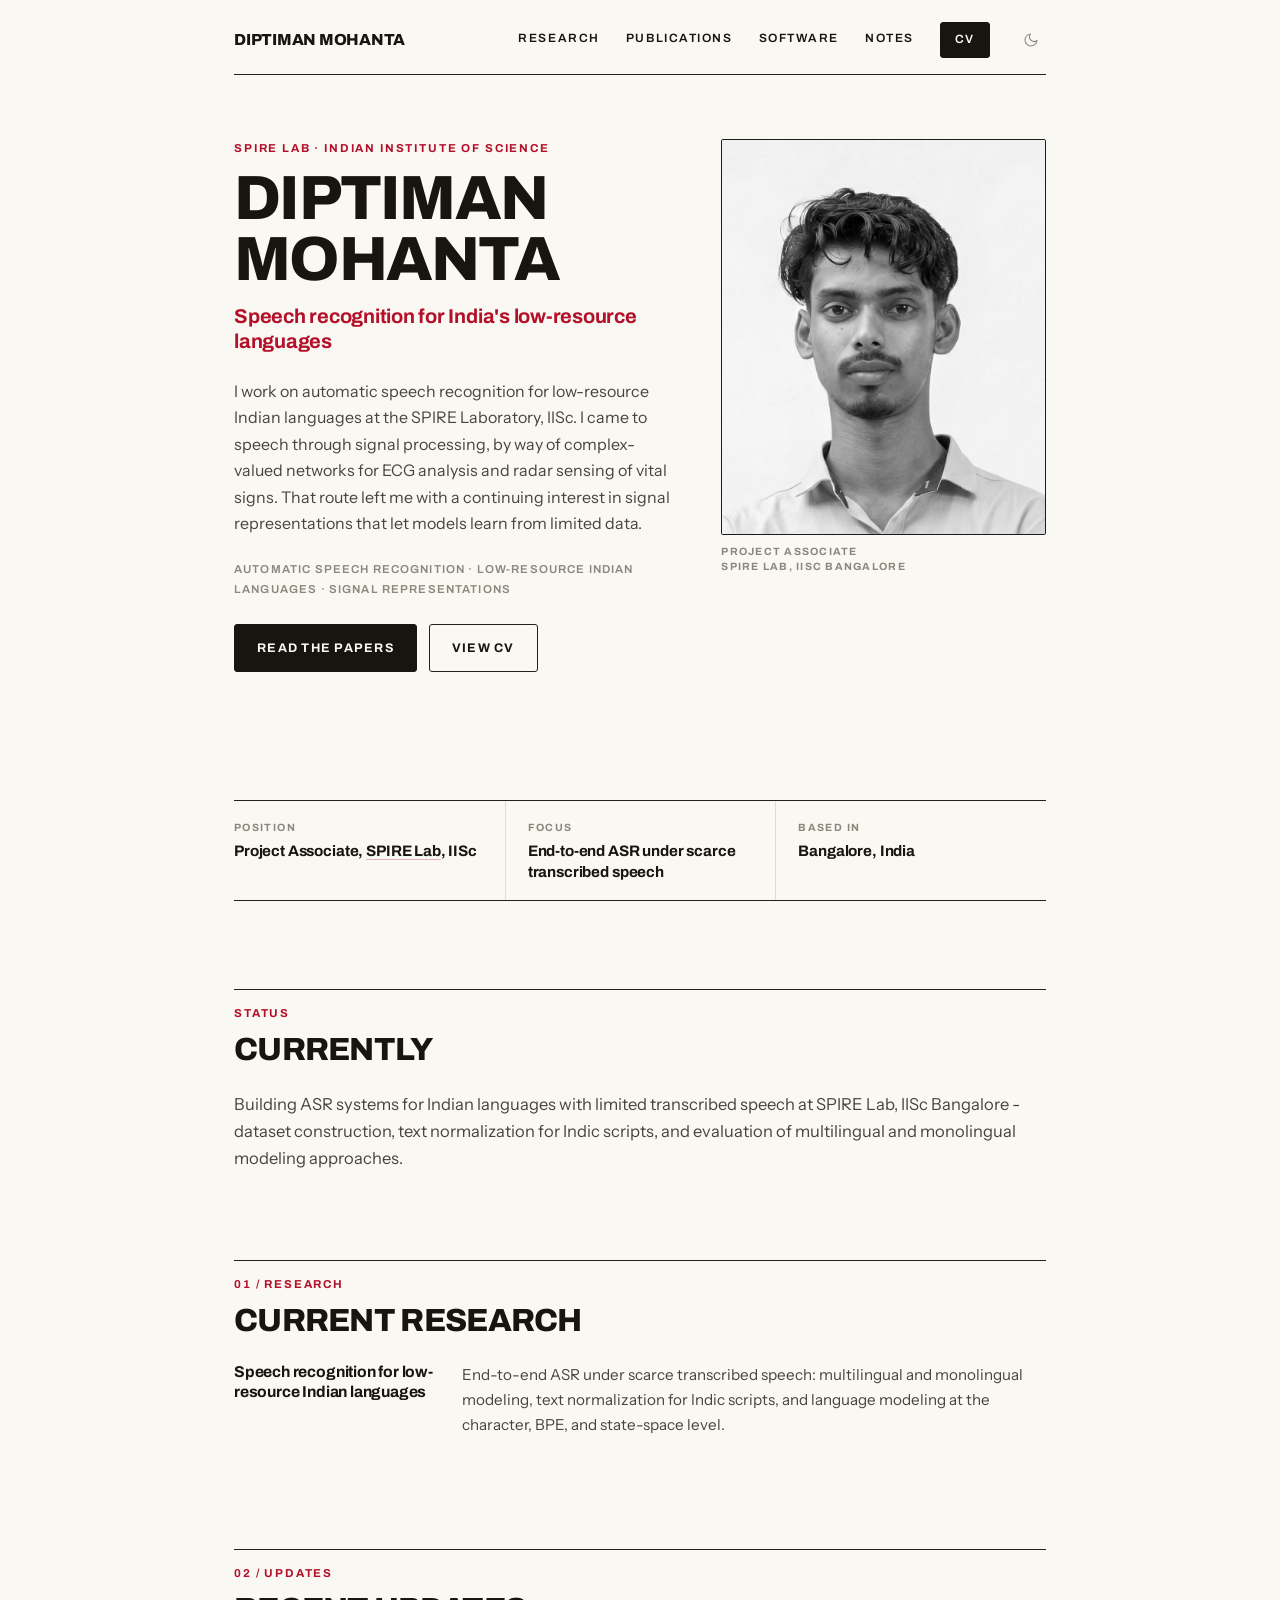
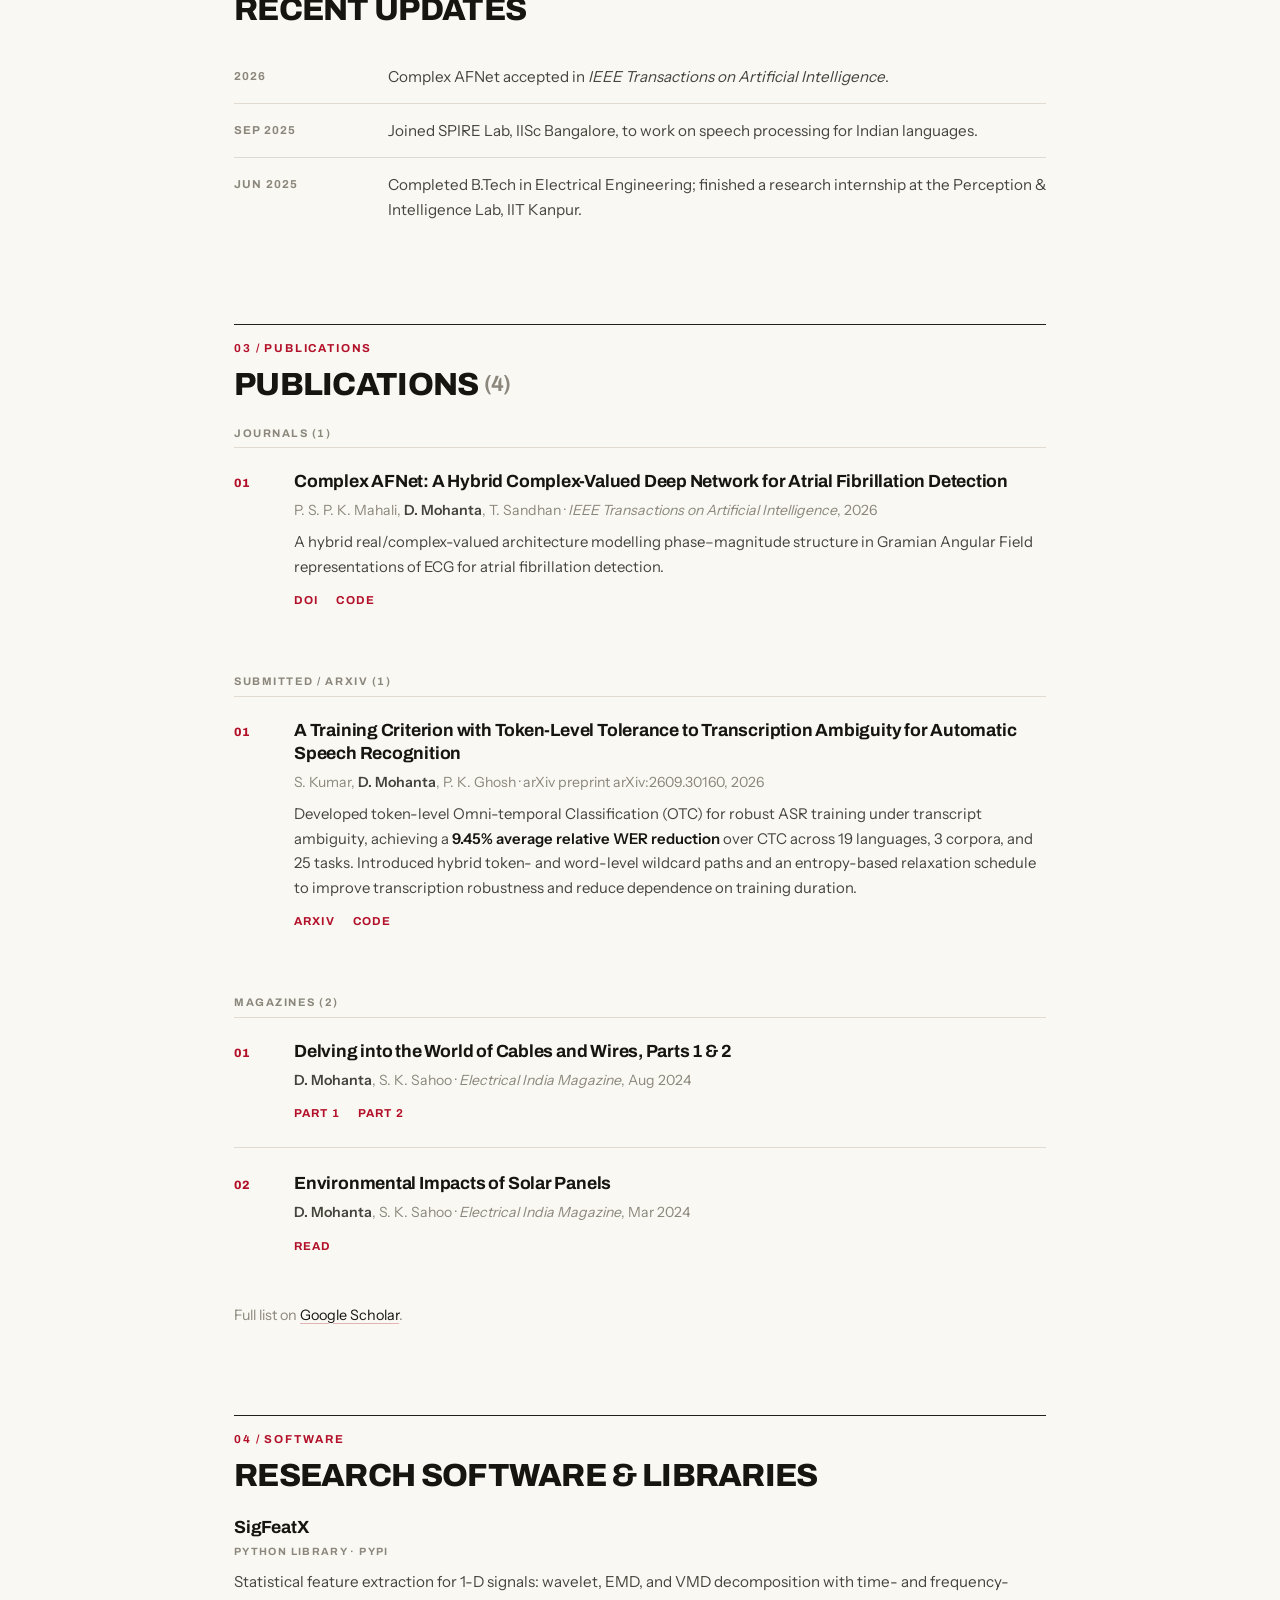
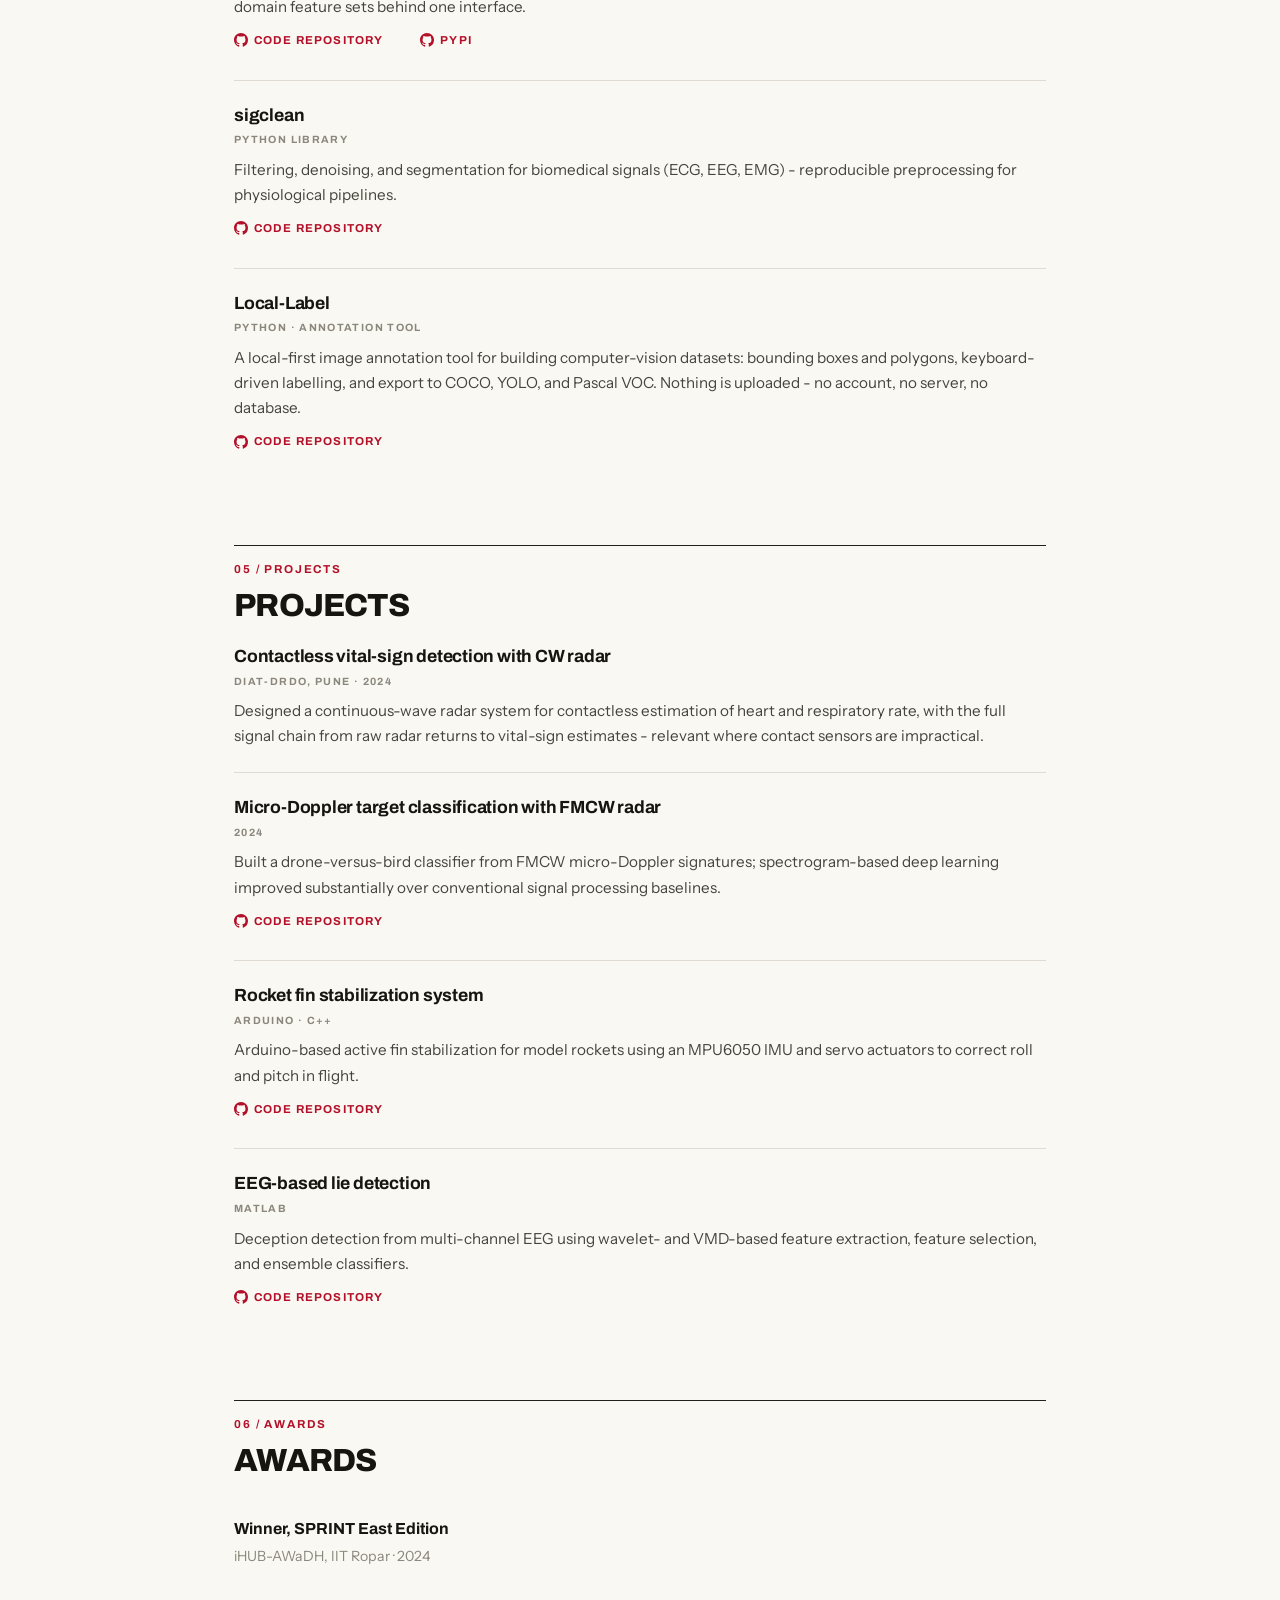
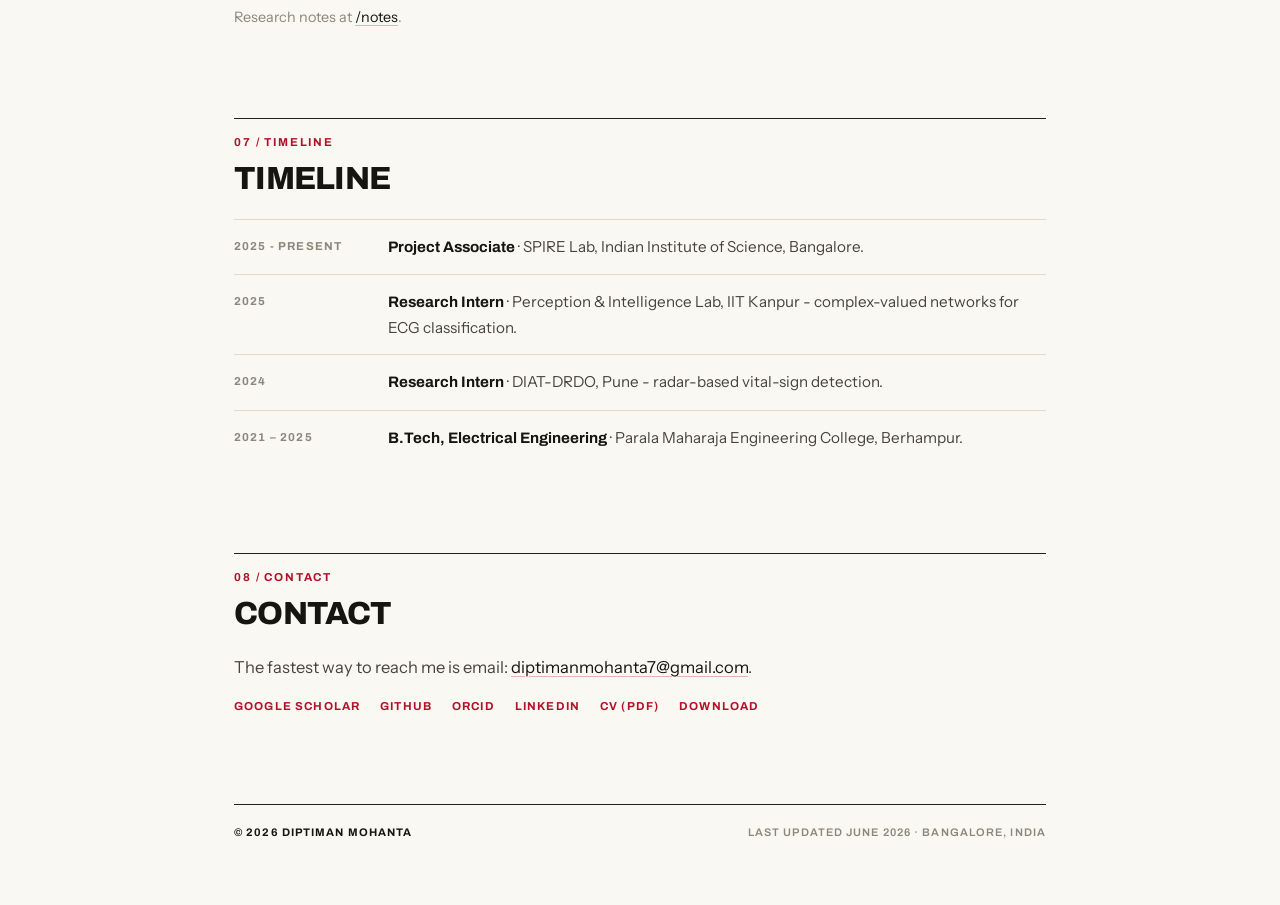
<file: index.html>
<!DOCTYPE html>
<html lang="en">
<head>
<meta charset="UTF-8">
<meta name="viewport" content="width=device-width, initial-scale=1.0">
<title>Diptiman Mohanta - Speech Recognition Researcher, SPIRE Lab, IISc</title>
<meta name="description" content="Researcher at SPIRE Lab, IISc Bangalore, working on automatic speech recognition for low-resource Indian languages. Earlier work in biomedical signal processing, complex-valued deep learning, and radar sensing.">
<meta name="theme-color" content="#FFFFFF" media="(prefers-color-scheme: light)">
<meta name="theme-color" content="#0F1417" media="(prefers-color-scheme: dark)">
<link rel="canonical" href="https://diptiman-mohanta.github.io/">
<meta property="og:type" content="profile">
<meta property="og:title" content="Diptiman Mohanta - Speech Recognition Researcher, IISc">
<meta property="og:description" content="ASR for low-resource Indian languages at SPIRE Lab, IISc. Earlier work: biomedical signals, complex-valued deep learning, radar sensing.">
<meta property="og:url" content="https://diptiman-mohanta.github.io/">
<meta property="og:image" content="https://diptiman-mohanta.github.io/og-image.png">
<meta property="og:image:width" content="1200">
<meta property="og:image:height" content="630">
<meta name="twitter:card" content="summary_large_image">
<meta name="twitter:title" content="Diptiman Mohanta - Speech Recognition Researcher, IISc">
<meta name="twitter:description" content="ASR for low-resource Indian languages at SPIRE Lab, IISc.">
<meta name="twitter:image" content="https://diptiman-mohanta.github.io/og-image.png">
<link rel="icon" href="data:image/svg+xml,%3Csvg xmlns='http://www.w3.org/2000/svg' viewBox='0 0 32 32'%3E%3Crect width='32' height='32' fill='%23FFFFFF'/%3E%3Ctext x='16' y='22' font-family='Georgia,serif' font-size='17' font-style='italic' text-anchor='middle' fill='%2314655F'%3EDM%3C/text%3E%3C/svg%3E">
<link rel="stylesheet" href="fonts.css">
<link rel="stylesheet" href="style.css">
<script type="application/ld+json">
{
  "@context": "https://schema.org",
  "@type": "Person",
  "name": "Diptiman Mohanta",
  "jobTitle": "Project Associate",
  "worksFor": { "@type": "Organization", "name": "SPIRE Lab, Indian Institute of Science" },
  "alumniOf": "Parala Maharaja Engineering College",
  "url": "https://diptiman-mohanta.github.io/",
  "email": "mailto:diptimanmohanta7@gmail.com",
  "sameAs": [
    "https://scholar.google.com/citations?user=8qWEbX8AAAAJ",
    "https://github.com/diptiman-mohanta",
    "https://www.linkedin.com/in/diptiman-mohanta-69987b267",
    "https://orcid.org/0009-0001-4744-8465"
  ],
  "knowsAbout": ["Automatic Speech Recognition", "Low-Resource Languages", "Signal Processing", "Biomedical Signal Analysis", "Deep Learning"]
}
</script>
<script type="application/ld+json">
{
  "@context": "https://schema.org",
  "@graph": [
    {
      "@type": "ScholarlyArticle",
      "name": "A Training Criterion with Token-Level Tolerance to Transcription Ambiguity for Automatic Speech Recognition",
      "headline": "A Training Criterion with Token-Level Tolerance to Transcription Ambiguity for Automatic Speech Recognition",
      "image": "https://diptiman-mohanta.github.io/og-image.png",
      "author": [
        { "@type": "Person", "name": "Saurabh Kumar" },
        { "@type": "Person", "name": "Diptiman Mohanta", "url": "https://diptiman-mohanta.github.io/" },
        { "@type": "Person", "name": "Prasanta Kumar Ghosh" }
      ],
      "datePublished": "2026-09-24",
      "identifier": "arXiv:2609.30160",
      "sameAs": "https://arxiv.org/abs/2609.30160",
      "url": "https://arxiv.org/abs/2609.30160"
    },
    {
      "@type": "ScholarlyArticle",
      "name": "Complex AFNet: A Hybrid Complex-Valued Deep Network for Atrial Fibrillation Detection",
      "headline": "Complex AFNet: A Hybrid Complex-Valued Deep Network for Atrial Fibrillation Detection",
      "image": "https://diptiman-mohanta.github.io/og-image.png",
      "author": [
        { "@type": "Person", "name": "P. S. P. K. Mahali" },
        { "@type": "Person", "name": "Diptiman Mohanta", "url": "https://diptiman-mohanta.github.io/" },
        { "@type": "Person", "name": "T. Sandhan" }
      ],
      "isPartOf": { "@type": "Periodical", "name": "IEEE Transactions on Artificial Intelligence" },
      "datePublished": "2026",
      "identifier": "https://doi.org/10.1109/TAI.2026.3671218",
      "sameAs": "https://doi.org/10.1109/TAI.2026.3671218",
      "url": "https://github.com/PSPritish/C-AFNet-A-Hybrid-Complex-Valued-Deep-Network-for-Atrial-Fibrillation-Detection"
    },
    {
      "@type": "SoftwareSourceCode",
      "name": "SigFeatX",
      "description": "Statistical feature extraction for 1-D signals: wavelet, EMD, and VMD decomposition with time- and frequency-domain feature sets behind one interface.",
      "programmingLanguage": "Python",
      "codeRepository": "https://github.com/diptiman-mohanta/SigFeatX",
      "url": "https://pypi.org/project/SigFeatX/",
      "author": { "@type": "Person", "name": "Diptiman Mohanta" }
    },
    {
      "@type": "SoftwareSourceCode",
      "name": "sigclean",
      "description": "Filtering, denoising, and segmentation for biomedical signals (ECG, EEG, EMG) - reproducible preprocessing for physiological pipelines.",
      "programmingLanguage": "Python",
      "codeRepository": "https://github.com/diptiman-mohanta/sigclean",
      "author": { "@type": "Person", "name": "Diptiman Mohanta" }
    }
  ]
}
</script>
<script>try{var t=localStorage.getItem("theme");if(t==="dark"||t==="light")document.documentElement.setAttribute("data-theme",t)}catch(e){}</script>
</head>
<body>
<a class="skip" href="#main">Skip to content</a>
<div class="wrap">

  <!-- HEADER -->
  <header class="topbar">
    <a class="brand" href="index.html">Diptiman Mohanta</a>
    <nav class="nav" aria-label="Primary">
      <a href="#research">Research</a>
      <a href="#publications">Publications</a>
      <a href="#software">Software</a>
      <a href="blog.html">Notes</a>
      <a href="cv.pdf" class="btn" target="_blank" rel="noopener" aria-label="View CV (PDF)">CV</a>
      <button class="theme-toggle" type="button" id="theme-toggle" aria-label="Switch to dark theme">
        <svg class="icon-moon" viewBox="0 0 24 24" fill="none" stroke="currentColor" stroke-width="1.6" stroke-linecap="round" stroke-linejoin="round" aria-hidden="true"><path d="M21 12.8A9 9 0 1 1 11.2 3a7 7 0 0 0 9.8 9.8z"/></svg>
        <svg class="icon-sun" viewBox="0 0 24 24" fill="none" stroke="currentColor" stroke-width="1.6" stroke-linecap="round" stroke-linejoin="round" aria-hidden="true"><circle cx="12" cy="12" r="4"/><path d="M12 2v2M12 20v2M4.9 4.9l1.4 1.4M17.7 17.7l1.4 1.4M2 12h2M20 12h2M4.9 19.1l1.4-1.4M17.7 6.3l1.4-1.4"/></svg>
      </button>
    </nav>
  </header>

  <main id="main">

  <section class="intro">
    <div>
      <p class="eyebrow">SPIRE Lab · Indian Institute of Science</p>

      <!-- NAME -->
      <h1 class="name">Diptiman Mohanta</h1>

      <!-- TITLE -->
      <p class="position">Speech recognition for India's low-resource languages</p>

      <!-- INTRODUCTION -->
      <p class="statement">I work on automatic speech recognition for low-resource Indian languages at the SPIRE Laboratory, IISc. I came to speech through signal processing, by way of complex-valued networks for ECG analysis and radar sensing of vital signs. That route left me with a continuing interest in signal representations that let models learn from limited data.</p>

      <!-- RESEARCH INTERESTS -->
      <p class="interests">Automatic speech recognition · Low-resource Indian languages · Signal representations</p>

      <div class="hero-actions">
        <a class="solid" href="#publications">Read the papers</a>
        <a href="cv.pdf" target="_blank" rel="noopener">View CV</a>
      </div>
    </div>

    <figure class="portrait">
      <img class="headshot" src="photo.jpg" alt="Diptiman Mohanta" width="844" height="1030" fetchpriority="high">
      <figcaption>Project Associate<br>SPIRE Lab, IISc Bangalore</figcaption>
    </figure>
  </section>

  <dl class="factbar">
    <div class="fact">
      <dt>Position</dt>
      <dd>Project Associate, <a href="https://spire.ee.iisc.ac.in/">SPIRE Lab</a>, IISc</dd>
    </div>
    <div class="fact">
      <dt>Focus</dt>
      <dd>End-to-end ASR under scarce transcribed speech</dd>
    </div>
    <div class="fact">
      <dt>Based in</dt>
      <dd>Bangalore, India</dd>
    </div>
  </dl>

  <!-- CURRENTLY -->
  <section aria-label="Currently">
    <div class="sec-head">
      <p class="eyebrow">Status</p>
      <h2>Currently</h2>
    </div>
    <p>Building ASR systems for Indian languages with limited transcribed speech at SPIRE Lab, IISc Bangalore - dataset construction, text normalization for Indic scripts, and evaluation of multilingual and monolingual modeling approaches.</p>
  </section>

  <!-- CURRENT RESEARCH -->
  <section id="research" aria-label="Current research">
    <div class="sec-head">
      <p class="eyebrow">01 / Research</p>
      <h2>Current research</h2>
    </div>
    <div class="research-item">
      <h3>Speech recognition for low-resource Indian languages</h3>
      <p>End-to-end ASR under scarce transcribed speech: multilingual and monolingual modeling, text normalization for Indic scripts, and language modeling at the character, BPE, and state-space level.</p>
    </div>
  </section>

  <!-- RECENT UPDATES -->
  <section aria-label="Recent updates">
    <div class="sec-head">
      <p class="eyebrow">02 / Updates</p>
      <h2>Recent updates</h2>
    </div>
    <div class="news-item">
      <time datetime="2026">2026</time>
      <p>Complex AFNet accepted in <em>IEEE Transactions on Artificial Intelligence</em>.</p>
    </div>
    <div class="news-item">
      <time datetime="2025-09">Sep 2025</time>
      <p>Joined SPIRE Lab, IISc Bangalore, to work on speech processing for Indian languages.</p>
    </div>
    <div class="news-item">
      <time datetime="2025-06">Jun 2025</time>
      <p>Completed B.Tech in Electrical Engineering; finished a research internship at the Perception &amp; Intelligence Lab, IIT Kanpur.</p>
    </div>
  </section>

  <!-- PUBLICATIONS -->
  <section id="publications" aria-label="Publications">
    <div class="sec-head">
      <p class="eyebrow">03 / Publications</p>
      <h2>Publications <span class="count">(<!-- PUBCOUNT:START -->4<!-- PUBCOUNT:END -->)</span></h2>
    </div>

    <!-- PUBS:START (generated from publications.json by tools/build_pubs.py) -->

    <div class="pub-group">
      <h3 class="subhead">Journals <span class="count">(1)</span></h3>
      <article class="pub">
        <span class="pub-no">01</span>
        <div>
          <h3 class="pub-title">Complex AFNet: A Hybrid Complex-Valued Deep Network for Atrial Fibrillation Detection</h3>
          <p class="pub-venue">P. S. P. K. Mahali, <strong>D. Mohanta</strong>, T. Sandhan · <em>IEEE Transactions on Artificial Intelligence</em>, 2026</p>
          <p class="pub-note">A hybrid real/complex-valued architecture modelling phase–magnitude structure in Gramian Angular Field representations of ECG for atrial fibrillation detection.</p>
          <p class="pub-links"><a href="https://doi.org/10.1109/TAI.2026.3671218">DOI</a><a href="https://github.com/PSPritish/C-AFNet-A-Hybrid-Complex-Valued-Deep-Network-for-Atrial-Fibrillation-Detection" data-repo="PSPritish/C-AFNet-A-Hybrid-Complex-Valued-Deep-Network-for-Atrial-Fibrillation-Detection">Code</a></p>
        </div>
      </article>
    </div>

    <div class="pub-group">
      <h3 class="subhead">Submitted / arXiv <span class="count">(1)</span></h3>
      <article class="pub">
        <span class="pub-no">01</span>
        <div>
          <h3 class="pub-title">A Training Criterion with Token-Level Tolerance to Transcription Ambiguity for Automatic Speech Recognition</h3>
          <p class="pub-venue">S. Kumar, <strong>D. Mohanta</strong>, P. K. Ghosh · arXiv preprint arXiv:2609.30160, 2026</p>
          <p class="pub-note">Developed token-level Omni-temporal Classification (OTC) for robust ASR training under transcript ambiguity, achieving a <strong>9.45% average relative WER reduction</strong> over CTC across 19 languages, 3 corpora, and 25 tasks. Introduced hybrid token- and word-level wildcard paths and an entropy-based relaxation schedule to improve transcription robustness and reduce dependence on training duration.</p>
          <p class="pub-links"><a href="https://arxiv.org/abs/2609.30160">arXiv</a><a href="https://github.com/saurabhk0317/wsasr_icassp27" data-repo="saurabhk0317/wsasr_icassp27">Code</a></p>
        </div>
      </article>
    </div>

    <div class="pub-group">
      <h3 class="subhead">Magazines <span class="count">(2)</span></h3>
      <article class="pub">
        <span class="pub-no">01</span>
        <div>
          <h3 class="pub-title">Delving into the World of Cables and Wires, Parts 1 &amp; 2</h3>
          <p class="pub-venue"><strong>D. Mohanta</strong>, S. K. Sahoo · <em>Electrical India Magazine</em>, Aug 2024</p>
          <p class="pub-links"><a href="https://www.electricalindia.in/delving-into-the-world-of-cables-wires-part-1/">Part 1</a><a href="https://www.electricalindia.in/delving-into-the-world-of-cables-wires-part-2/">Part 2</a></p>
        </div>
      </article>
      <article class="pub">
        <span class="pub-no">02</span>
        <div>
          <h3 class="pub-title">Environmental Impacts of Solar Panels</h3>
          <p class="pub-venue"><strong>D. Mohanta</strong>, S. K. Sahoo · <em>Electrical India Magazine</em>, Mar 2024</p>
          <p class="pub-links"><a href="https://www.electricalindia.in/environmental-impact-of-solar-panels/">Read</a></p>
        </div>
      </article>
    </div>

    <!-- PUBS:END -->

    <p class="pubs-more">Full list on <a href="https://scholar.google.com/citations?user=8qWEbX8AAAAJ&amp;hl=en">Google Scholar</a>.</p>
  </section>

  <!-- RESEARCH SOFTWARE -->
  <section id="software" aria-label="Research software">
    <div class="sec-head">
      <p class="eyebrow">04 / Software</p>
      <h2>Research software &amp; libraries</h2>
    </div>

    <div class="project">
      <h3><a href="https://github.com/diptiman-mohanta/SigFeatX" data-repo="diptiman-mohanta/SigFeatX">SigFeatX</a></h3>
      <p class="meta">Python library · PyPI</p>
      <p>Statistical feature extraction for 1-D signals: wavelet, EMD, and VMD decomposition with time- and frequency-domain feature sets behind one interface.</p>
      <a class="repo-link" href="https://github.com/diptiman-mohanta/SigFeatX" aria-label="SigFeatX - code repository">Code repository</a>
      <a class="repo-link" href="https://pypi.org/project/SigFeatX/" aria-label="SigFeatX on PyPI" style="margin-left:16px">PyPI</a>
    </div>

    <div class="project">
      <h3><a href="https://github.com/diptiman-mohanta/sigclean" data-repo="diptiman-mohanta/sigclean">sigclean</a></h3>
      <p class="meta">Python library</p>
      <p>Filtering, denoising, and segmentation for biomedical signals (ECG, EEG, EMG) - reproducible preprocessing for physiological pipelines.</p>
      <a class="repo-link" href="https://github.com/diptiman-mohanta/sigclean" aria-label="sigclean - code repository">Code repository</a>
    </div>

    <div class="project">
      <h3><a href="https://github.com/diptiman-mohanta/Local-Label" data-repo="diptiman-mohanta/Local-Label">Local-Label</a></h3>
      <p class="meta">Python · Annotation tool</p>
      <p>A local-first image annotation tool for building computer-vision datasets: bounding boxes and polygons, keyboard-driven labelling, and export to COCO, YOLO, and Pascal VOC. Nothing is uploaded - no account, no server, no database.</p>
      <a class="repo-link" href="https://github.com/diptiman-mohanta/Local-Label" aria-label="Local-Label - code repository">Code repository</a>
    </div>
  </section>

  <!-- PROJECTS -->
  <section id="projects" aria-label="Projects">
    <div class="sec-head">
      <p class="eyebrow">05 / Projects</p>
      <h2>Projects</h2>
    </div>

    <div class="project">
      <h3>Contactless vital-sign detection with CW radar</h3>
      <p class="meta">DIAT-DRDO, Pune · 2024</p>
      <p>Designed a continuous-wave radar system for contactless estimation of heart and respiratory rate, with the full signal chain from raw radar returns to vital-sign estimates - relevant where contact sensors are impractical.</p>
    </div>

    <div class="project">
      <h3>Micro-Doppler target classification with FMCW radar</h3>
      <p class="meta">2024</p>
      <p>Built a drone-versus-bird classifier from FMCW micro-Doppler signatures; spectrogram-based deep learning improved substantially over conventional signal processing baselines.</p>
      <a class="repo-link" href="https://github.com/diptiman-mohanta/Radar-Based-UAV-Classification" data-repo="diptiman-mohanta/Radar-Based-UAV-Classification" aria-label="Micro-Doppler FMCW radar classification - code repository">Code repository</a>
    </div>

    <div class="project">
      <h3>Rocket fin stabilization system</h3>
      <p class="meta">Arduino · C++</p>
      <p>Arduino-based active fin stabilization for model rockets using an MPU6050 IMU and servo actuators to correct roll and pitch in flight.</p>
      <a class="repo-link" href="https://github.com/diptiman-mohanta/rocket-fin-stabilizer" data-repo="diptiman-mohanta/rocket-fin-stabilizer" aria-label="Rocket fin stabilization system - code repository">Code repository</a>
    </div>

    <div class="project">
      <h3>EEG-based lie detection</h3>
      <p class="meta">MATLAB</p>
      <p>Deception detection from multi-channel EEG using wavelet- and VMD-based feature extraction, feature selection, and ensemble classifiers.</p>
      <a class="repo-link" href="https://github.com/diptiman-mohanta/EEG-Lie-Detection-using-Wavelet-based-Feature-Extraction-and-Ensemble-Methods" data-repo="diptiman-mohanta/EEG-Lie-Detection-using-Wavelet-based-Feature-Extraction-and-Ensemble-Methods" aria-label="EEG-based lie detection - code repository">Code repository</a>
    </div>
  </section>

  <!-- ACHIEVEMENTS & WRITING -->
  <section id="awards" aria-label="Awards">
    <div class="sec-head">
      <p class="eyebrow">06 / Awards</p>
      <h2>Awards</h2>
    </div>
    <div class="award">
      <p class="award-title">Winner, SPRINT East Edition</p>
      <p class="award-meta">iHUB-AWaDH, IIT Ropar · 2024</p>
    </div>

    <p class="pubs-more">Research notes at <a href="blog.html">/notes</a>.</p>
  </section>

  <!-- TIMELINE -->
  <section id="timeline" aria-label="Timeline">
    <div class="sec-head">
      <p class="eyebrow">07 / Timeline</p>
      <h2>Timeline</h2>
    </div>
    <div class="timeline">
      <div class="tl-item">
        <span class="tl-date">2025 - Present</span>
        <p class="tl-body"><span class="tl-title">Project Associate</span> · SPIRE Lab, Indian Institute of Science, Bangalore.</p>
      </div>
      <div class="tl-item">
        <span class="tl-date">2025</span>
        <p class="tl-body"><span class="tl-title">Research Intern</span> · Perception &amp; Intelligence Lab, IIT Kanpur - complex-valued networks for ECG classification.</p>
      </div>
      <div class="tl-item">
        <span class="tl-date">2024</span>
        <p class="tl-body"><span class="tl-title">Research Intern</span> · DIAT-DRDO, Pune - radar-based vital-sign detection.</p>
      </div>
      <div class="tl-item">
        <span class="tl-date">2021 – 2025</span>
        <p class="tl-body"><span class="tl-title">B.Tech, Electrical Engineering</span> · Parala Maharaja Engineering College, Berhampur.</p>
      </div>
    </div>
  </section>

  <!-- CONTACT -->
  <section id="contact" aria-label="Contact">
    <div class="sec-head">
      <p class="eyebrow">08 / Contact</p>
      <h2>Contact</h2>
    </div>
    <p>The fastest way to reach me is email: <a href="mailto:diptimanmohanta7@gmail.com">diptimanmohanta7@gmail.com</a>.</p>
    <p class="contact-line">
      <a href="https://scholar.google.com/citations?user=8qWEbX8AAAAJ&amp;hl=en">Google Scholar</a>
      <a href="https://github.com/diptiman-mohanta">GitHub</a>
      <a href="https://orcid.org/0009-0001-4744-8465">ORCID</a>
      <a href="https://www.linkedin.com/in/diptiman-mohanta-69987b267">LinkedIn</a>
      <a href="cv.pdf" target="_blank" rel="noopener">CV (PDF)</a>
      <a href="cv.pdf" download aria-label="Download CV PDF">Download</a>
    </p>
  </section>

  </main>

  <!-- FOOTER -->
  <footer>
    <span>© <span id="yr"></span> Diptiman Mohanta</span>
    <span>Last updated June 2026 · Bangalore, India</span>
  </footer>
</div>
<script>document.getElementById("yr").textContent = new Date().getFullYear();</script>
<script src="stars.js" defer></script>
<script src="theme.js" defer></script>
</body>
</html>
</file>
<file: fonts.css>
/* Inter 400 normal */
@font-face {
  font-family: 'Inter';
  font-style: normal;
  font-weight: 400;
  font-display: swap;
  src: url(fonts/inter-400.woff2) format('woff2');
  unicode-range: U+0000-00FF, U+0131, U+0152-0153, U+02BB-02BC, U+02C6, U+02DA, U+02DC, U+0304, U+0308, U+0329, U+2000-206F, U+20AC, U+2122, U+2191, U+2193, U+2212, U+2215, U+FEFF, U+FFFD;
}

/* Inter 500 normal */
@font-face {
  font-family: 'Inter';
  font-style: normal;
  font-weight: 500;
  font-display: swap;
  src: url(fonts/inter-500.woff2) format('woff2');
  unicode-range: U+0000-00FF, U+0131, U+0152-0153, U+02BB-02BC, U+02C6, U+02DA, U+02DC, U+0304, U+0308, U+0329, U+2000-206F, U+20AC, U+2122, U+2191, U+2193, U+2212, U+2215, U+FEFF, U+FFFD;
}

/* Inter 600 normal */
@font-face {
  font-family: 'Inter';
  font-style: normal;
  font-weight: 600;
  font-display: swap;
  src: url(fonts/inter-600.woff2) format('woff2');
  unicode-range: U+0000-00FF, U+0131, U+0152-0153, U+02BB-02BC, U+02C6, U+02DA, U+02DC, U+0304, U+0308, U+0329, U+2000-206F, U+20AC, U+2122, U+2191, U+2193, U+2212, U+2215, U+FEFF, U+FFFD;
}

/* Newsreader 500 italic */
@font-face {
  font-family: 'Newsreader';
  font-style: italic;
  font-weight: 500;
  font-display: swap;
  src: url(fonts/newsreader-500-italic.woff2) format('woff2');
  unicode-range: U+0000-00FF, U+0131, U+0152-0153, U+02BB-02BC, U+02C6, U+02DA, U+02DC, U+0304, U+0308, U+0329, U+2000-206F, U+20AC, U+2122, U+2191, U+2193, U+2212, U+2215, U+FEFF, U+FFFD;
}

/* Newsreader 400 normal */
@font-face {
  font-family: 'Newsreader';
  font-style: normal;
  font-weight: 400;
  font-display: swap;
  src: url(fonts/newsreader-400.woff2) format('woff2');
  unicode-range: U+0000-00FF, U+0131, U+0152-0153, U+02BB-02BC, U+02C6, U+02DA, U+02DC, U+0304, U+0308, U+0329, U+2000-206F, U+20AC, U+2122, U+2191, U+2193, U+2212, U+2215, U+FEFF, U+FFFD;
}

/* Newsreader 500 normal */
@font-face {
  font-family: 'Newsreader';
  font-style: normal;
  font-weight: 500;
  font-display: swap;
  src: url(fonts/newsreader-500.woff2) format('woff2');
  unicode-range: U+0000-00FF, U+0131, U+0152-0153, U+02BB-02BC, U+02C6, U+02DA, U+02DC, U+0304, U+0308, U+0329, U+2000-206F, U+20AC, U+2122, U+2191, U+2193, U+2212, U+2215, U+FEFF, U+FFFD;
}

/* ---------- Archivo: display / headings ---------- */
@font-face {
  font-family: 'Archivo';
  font-style: normal;
  font-weight: 600;
  font-display: swap;
  src: url(fonts/archivo-600.woff2) format('woff2');
  unicode-range: U+0000-00FF, U+0131, U+0152-0153, U+02BB-02BC, U+02C6, U+02DA, U+02DC, U+0304, U+0308, U+0329, U+2000-206F, U+20AC, U+2122, U+2191, U+2193, U+2212, U+2215, U+FEFF, U+FFFD;
}
@font-face {
  font-family: 'Archivo';
  font-style: normal;
  font-weight: 700;
  font-display: swap;
  src: url(fonts/archivo-700.woff2) format('woff2');
  unicode-range: U+0000-00FF, U+0131, U+0152-0153, U+02BB-02BC, U+02C6, U+02DA, U+02DC, U+0304, U+0308, U+0329, U+2000-206F, U+20AC, U+2122, U+2191, U+2193, U+2212, U+2215, U+FEFF, U+FFFD;
}
@font-face {
  font-family: 'Archivo';
  font-style: normal;
  font-weight: 800;
  font-display: swap;
  src: url(fonts/archivo-800.woff2) format('woff2');
  unicode-range: U+0000-00FF, U+0131, U+0152-0153, U+02BB-02BC, U+02C6, U+02DA, U+02DC, U+0304, U+0308, U+0329, U+2000-206F, U+20AC, U+2122, U+2191, U+2193, U+2212, U+2215, U+FEFF, U+FFFD;
}

/* ---------- Instrument Sans: body ---------- */
@font-face {
  font-family: 'Instrument Sans';
  font-style: normal;
  font-weight: 400;
  font-display: swap;
  src: url(fonts/instrument-sans-400.woff2) format('woff2');
  unicode-range: U+0000-00FF, U+0131, U+0152-0153, U+02BB-02BC, U+02C6, U+02DA, U+02DC, U+0304, U+0308, U+0329, U+2000-206F, U+20AC, U+2122, U+2191, U+2193, U+2212, U+2215, U+FEFF, U+FFFD;
}
@font-face {
  font-family: 'Instrument Sans';
  font-style: normal;
  font-weight: 500;
  font-display: swap;
  src: url(fonts/instrument-sans-500.woff2) format('woff2');
  unicode-range: U+0000-00FF, U+0131, U+0152-0153, U+02BB-02BC, U+02C6, U+02DA, U+02DC, U+0304, U+0308, U+0329, U+2000-206F, U+20AC, U+2122, U+2191, U+2193, U+2212, U+2215, U+FEFF, U+FFFD;
}
@font-face {
  font-family: 'Instrument Sans';
  font-style: normal;
  font-weight: 600;
  font-display: swap;
  src: url(fonts/instrument-sans-600.woff2) format('woff2');
  unicode-range: U+0000-00FF, U+0131, U+0152-0153, U+02BB-02BC, U+02C6, U+02DA, U+02DC, U+0304, U+0308, U+0329, U+2000-206F, U+20AC, U+2122, U+2191, U+2193, U+2212, U+2215, U+FEFF, U+FFFD;
}
</file>
<file: style.css>
/* ============================================================
   Diptiman Mohanta - researcher site
   Editorial / newsprint: paper ground, heavy rules, display
   headlines set tight, uppercase labels, one accent used sparingly.
   Rules: no gradients, no hover lifts, no cards. Separation is done
   with rules and space, the way a printed page does it.
   ============================================================ */

:root {
  --paper: #FAF8F3;
  --panel: #FDFCFA;
  --ink: #16150F;
  --body: #46443D;
  --faint: #8B877C;
  --rule: #22201A;          /* heavy structural rules */
  --hair: #E0DAD0;          /* light separators */
  --accent: #B3112A;
  --accent-soft: #B3112A14;
  --underline: #B3112A4D;
  --select-fg: #FAF8F3;
  --code-bg: #F2EEE6;
  --sun: none;
  --moon: block;

  --disp: "Archivo", -apple-system, BlinkMacSystemFont, "Helvetica Neue", Arial, sans-serif;
  --sans: "Instrument Sans", -apple-system, BlinkMacSystemFont, "Segoe UI", Roboto, Arial, sans-serif;
  --mono: ui-monospace, "SF Mono", "Cascadia Code", Menlo, monospace;

  --maxw: 860px;
  --s1: 8px; --s2: 16px; --s3: 24px; --s4: 40px; --s5: 64px; --s6: 88px;
}

/* The dark palette is defined twice -- once for the system setting and once
   for an explicit choice stored by the toggle -- but only ever as tokens, so
   the two copies cannot drift apart in behaviour. */
@media (prefers-color-scheme: dark) {
  :root:not([data-theme="light"]) {
    --paper: #121110;
    --panel: #191816;
    --ink: #F2EFE9;
    --body: #C4C0B7;
    --faint: #8E8A80;
    --rule: #E8E3D9;
    --hair: #2E2C27;
    --accent: #F2545B;
    --accent-soft: #F2545B1A;
    --underline: #F2545B66;
    --select-fg: #121110;
    --code-bg: #1C1B18;
    --sun: block;
    --moon: none;
  }
}

:root[data-theme="dark"] {
  --paper: #121110;
  --panel: #191816;
  --ink: #F2EFE9;
  --body: #C4C0B7;
  --faint: #8E8A80;
  --rule: #E8E3D9;
  --hair: #2E2C27;
  --accent: #F2545B;
  --accent-soft: #F2545B1A;
  --underline: #F2545B66;
  --select-fg: #121110;
  --code-bg: #1C1B18;
  --sun: block;
  --moon: none;
}

* { box-sizing: border-box; }
html { scroll-behavior: smooth; }
::selection { background: var(--accent); color: var(--select-fg); }

body {
  margin: 0;
  font-family: var(--sans);
  font-size: 16.5px;
  line-height: 1.65;
  background: var(--paper);
  color: var(--body);
  -webkit-font-smoothing: antialiased;
  text-rendering: optimizeLegibility;
}

.wrap { max-width: var(--maxw); margin: 0 auto; padding: 0 24px; }

a {
  color: var(--ink);
  text-decoration: underline;
  text-decoration-thickness: 1px;
  text-underline-offset: 3px;
  text-decoration-color: var(--underline);
  transition: color 0.15s ease, text-decoration-color 0.15s ease;
}
a:hover { color: var(--accent); text-decoration-color: var(--accent); }

:focus-visible { outline: 2px solid var(--accent); outline-offset: 3px; }

/* ---------- shared type ---------- */

.eyebrow {
  font-family: var(--disp);
  font-size: 11.5px;
  font-weight: 700;
  letter-spacing: 0.16em;
  text-transform: uppercase;
  color: var(--accent);
  margin: 0 0 10px;
}

/* ---------- masthead ---------- */

.topbar {
  display: flex;
  align-items: center;
  flex-wrap: wrap;
  gap: 14px 28px;
  padding: 22px 0 16px;
  border-bottom: 1.5px solid var(--rule);
  margin-bottom: var(--s5);
}
.brand {
  font-family: var(--disp);
  font-weight: 800;
  font-size: 1rem;
  letter-spacing: -0.015em;
  text-transform: uppercase;
  color: var(--ink);
  text-decoration: none;
  margin-right: auto;
}
.brand:hover { color: var(--accent); }

.nav { display: flex; align-items: center; gap: 26px; }
.nav a {
  font-family: var(--disp);
  font-size: 12px;
  font-weight: 600;
  letter-spacing: 0.13em;
  text-transform: uppercase;
  color: var(--ink);
  text-decoration: none;
  padding: 3px 0;
  border-bottom: 2px solid transparent;
}
.nav a:hover { color: var(--accent); border-bottom-color: var(--accent); }
.nav a.active { border-bottom-color: var(--rule); }
.nav a.btn {
  color: var(--paper);
  background: var(--ink);
  border: 1.5px solid var(--ink);
  padding: 7px 14px;
  border-radius: 3px;
}
.nav a.btn:hover { color: var(--paper); background: var(--accent); border-color: var(--accent); }

.theme-toggle {
  display: grid;
  place-items: center;
  width: 30px;
  height: 30px;
  padding: 0;
  background: none;
  border: 1.5px solid transparent;
  border-radius: 3px;
  color: var(--faint);
  cursor: pointer;
}
.theme-toggle:hover { color: var(--accent); border-color: var(--hair); }
.theme-toggle svg { width: 16px; height: 16px; display: block; }
.theme-toggle .icon-sun { display: var(--sun); }
.theme-toggle .icon-moon { display: var(--moon); }

/* ---------- hero ---------- */

.intro {
  margin-top: 0;          /* the masthead rule already provides the gap */
  display: grid;
  grid-template-columns: 1.15fr 0.85fr;
  gap: 48px;
  align-items: start;
  padding-bottom: var(--s4);
}

h1.name {
  font-family: var(--disp);
  font-weight: 800;
  font-size: clamp(2.6rem, 6.4vw, 3.9rem);
  line-height: 0.98;
  letter-spacing: -0.028em;
  text-transform: uppercase;
  color: var(--ink);
  margin: 0 0 14px;
}

.position {
  font-family: var(--disp);
  font-weight: 700;
  font-size: clamp(1.05rem, 2.1vw, 1.25rem);
  line-height: 1.25;
  letter-spacing: -0.012em;
  color: var(--accent);
  margin: 0 0 var(--s3);
}
.position a { color: inherit; text-decoration-color: var(--underline); }

.statement { font-size: 1rem; color: var(--body); margin: 0 0 var(--s3); }
.interests {
  font-family: var(--disp);
  font-size: 11.5px;
  font-weight: 600;
  letter-spacing: 0.1em;
  text-transform: uppercase;
  color: var(--faint);
  margin: 0 0 var(--s3);
  line-height: 1.7;
}

.hero-actions { display: flex; flex-wrap: wrap; gap: 12px; }
.hero-actions a {
  font-family: var(--disp);
  font-size: 12.5px;
  font-weight: 700;
  letter-spacing: 0.1em;
  text-transform: uppercase;
  text-decoration: none;
  padding: 13px 22px;
  border-radius: 3px;
  border: 1.5px solid var(--rule);
  color: var(--ink);
}
.hero-actions a.solid { background: var(--ink); color: var(--paper); border-color: var(--ink); }
.hero-actions a:hover { background: var(--accent); border-color: var(--accent); color: var(--paper); }

.portrait { margin: 0; }
.headshot {
  width: 100%;
  height: auto;
  display: block;
  border: 1.5px solid var(--rule);
  border-radius: 2px;
  filter: grayscale(100%) contrast(1.04);
}
.portrait figcaption {
  font-family: var(--disp);
  font-size: 10.5px;
  font-weight: 700;
  letter-spacing: 0.12em;
  text-transform: uppercase;
  color: var(--faint);
  margin-top: 9px;
  line-height: 1.5;
}

/* ---------- fact bar ---------- */

.factbar {
  display: grid;
  grid-template-columns: repeat(3, 1fr);
  border-top: 1.5px solid var(--rule);
  border-bottom: 1.5px solid var(--rule);
  margin-bottom: var(--s6);
}
.fact { padding: 18px 22px; border-left: 1px solid var(--hair); }
.fact:first-child { border-left: 0; padding-left: 0; }
.fact dt {
  font-family: var(--disp);
  font-size: 10.5px;
  font-weight: 700;
  letter-spacing: 0.13em;
  text-transform: uppercase;
  color: var(--faint);
  margin-bottom: 5px;
}
.fact dd {
  font-family: var(--disp);
  font-weight: 700;
  font-size: 0.95rem;
  line-height: 1.35;
  letter-spacing: -0.01em;
  color: var(--ink);
  margin: 0;
}

/* ---------- sections ---------- */

section { margin: var(--s6) 0; }

.sec-head {
  border-top: 1.5px solid var(--rule);
  padding-top: 14px;
  margin-bottom: var(--s3);
}
h2 {
  font-family: var(--disp);
  font-weight: 800;
  font-size: clamp(1.5rem, 3.4vw, 2rem);
  line-height: 1.04;
  letter-spacing: -0.022em;
  text-transform: uppercase;
  color: var(--ink);
  margin: 0;
}
.sec-note { font-size: 0.95rem; color: var(--faint); margin: 8px 0 0; }

h3 {
  font-family: var(--disp);
  font-weight: 700;
  font-size: 1.1rem;
  line-height: 1.3;
  letter-spacing: -0.012em;
  color: var(--ink);
  margin: 0 0 4px;
}
h3 a { color: inherit; text-decoration: none; }
h3 a:hover { color: var(--accent); }

p { margin: 0 0 var(--s2); }

.subhead {
  font-family: var(--disp);
  font-size: 11px;
  font-weight: 700;
  letter-spacing: 0.14em;
  text-transform: uppercase;
  color: var(--faint);
  margin: var(--s4) 0 var(--s2);
  padding-bottom: 7px;
  border-bottom: 1px solid var(--hair);
}
.subhead:first-of-type { margin-top: 0; }

/* ---------- numbered entries (publications, writing) ---------- */

/* Each group is its own element so that :first-of-type / :last-of-type below
   scope to the group, not to the whole section: every group numbers from one
   and drops the rule under its last entry. */
.pub-group + .pub-group { margin-top: var(--s4); }
.count { color: var(--faint); }
h2 .count { font-size: 0.68em; font-weight: 700; vertical-align: 0.18em; }


.pub {
  display: grid;
  grid-template-columns: 46px 1fr;
  gap: 0 14px;
  padding: var(--s3) 0;
  border-bottom: 1px solid var(--hair);
}
.pub:first-of-type { padding-top: 6px; }
.pub:last-of-type { border-bottom: 0; }
.pub-no {
  font-family: var(--disp);
  font-size: 12px;
  font-weight: 800;
  letter-spacing: 0.04em;
  color: var(--accent);
  padding-top: 4px;
}
.pub-title {
  font-family: var(--disp);
  font-weight: 700;
  font-size: 1.1rem;
  line-height: 1.32;
  letter-spacing: -0.012em;
  color: var(--ink);
  margin: 0;
}
.pub-venue {
  font-size: 0.88rem;
  color: var(--faint);
  margin: 6px 0 0;
}
.pub-venue strong { font-weight: 600; color: var(--body); }
.pub-venue em { font-style: italic; }
.pub-note { font-size: 0.93rem; color: var(--body); margin: 8px 0 0; }
.pub-note strong { font-weight: 600; color: var(--ink); }
.pub-links {
  font-family: var(--disp);
  font-size: 11.5px;
  font-weight: 700;
  letter-spacing: 0.1em;
  text-transform: uppercase;
  margin: 12px 0 0;
}
.pub-links a { margin-right: 18px; text-decoration: none; color: var(--accent); }
.pub-links a:hover { text-decoration: underline; text-underline-offset: 4px; }
.pubs-more { font-size: 0.9rem; color: var(--faint); margin-top: var(--s3); }

/* ---------- research rows ---------- */

.research-item {
  display: grid;
  grid-template-columns: 200px 1fr;
  gap: 0 28px;
  padding-bottom: var(--s3);
}
.research-item + .research-item {
  padding-top: var(--s3);
  border-top: 1px solid var(--hair);
}
.research-item h3 { font-size: 0.98rem; margin: 0; }
.research-item p { color: var(--body); font-size: 0.95rem; margin: 0; }
.research-item .now {
  font-family: var(--disp);
  font-size: 10px;
  font-weight: 700;
  letter-spacing: 0.12em;
  text-transform: uppercase;
  color: var(--accent);
  margin-left: 8px;
}

/* ---------- projects ---------- */

.project {
  padding-bottom: var(--s3);
  margin-bottom: var(--s3);
  border-bottom: 1px solid var(--hair);
}
.project:last-child { margin-bottom: 0; padding-bottom: 0; border-bottom: 0; }
.project .meta {
  font-family: var(--disp);
  font-size: 10.5px;
  font-weight: 700;
  letter-spacing: 0.13em;
  text-transform: uppercase;
  color: var(--faint);
  margin: 0 0 8px;
}
.project p { font-size: 0.95rem; margin: 0; }

.repo-link {
  display: inline-flex;
  align-items: center;
  gap: 6px;
  font-family: var(--disp);
  font-size: 11.5px;
  font-weight: 700;
  letter-spacing: 0.1em;
  text-transform: uppercase;
  margin-top: 12px;
  margin-right: 18px;
  text-decoration: none;
  color: var(--accent);
}
.repo-link:hover { text-decoration: underline; text-underline-offset: 4px; }
.repo-link::before {
  content: "";
  width: 14px;
  height: 14px;
  background: currentColor;
  -webkit-mask: url("data:image/svg+xml,%3Csvg xmlns='http://www.w3.org/2000/svg' viewBox='0 0 16 16'%3E%3Cpath d='M8 0C3.58 0 0 3.58 0 8c0 3.54 2.29 6.53 5.47 7.59.4.07.55-.17.55-.38 0-.19-.01-.82-.01-1.49-2.01.37-2.53-.49-2.69-.94-.09-.23-.48-.94-.82-1.13-.28-.15-.68-.52-.01-.53.63-.01 1.08.58 1.23.82.72 1.21 1.87.87 2.33.66.07-.52.28-.87.51-1.07-1.78-.2-3.64-.89-3.64-3.95 0-.87.31-1.59.82-2.15-.08-.2-.36-1.02.08-2.12 0 0 .67-.21 2.2.82.64-.18 1.32-.27 2-.27.68 0 1.36.09 2 .27 1.53-1.04 2.2-.82 2.2-.82.44 1.1.16 1.92.08 2.12.51.56.82 1.27.82 2.15 0 3.07-1.87 3.75-3.65 3.95.29.25.54.73.54 1.48 0 1.07-.01 1.93-.01 2.2 0 .21.15.46.55.38A8.01 8.01 0 0016 8c0-4.42-3.58-8-8-8z'/%3E%3C/svg%3E") center/contain no-repeat;
          mask: url("data:image/svg+xml,%3Csvg xmlns='http://www.w3.org/2000/svg' viewBox='0 0 16 16'%3E%3Cpath d='M8 0C3.58 0 0 3.58 0 8c0 3.54 2.29 6.53 5.47 7.59.4.07.55-.17.55-.38 0-.19-.01-.82-.01-1.49-2.01.37-2.53-.49-2.69-.94-.09-.23-.48-.94-.82-1.13-.28-.15-.68-.52-.01-.53.63-.01 1.08.58 1.23.82.72 1.21 1.87.87 2.33.66.07-.52.28-.87.51-1.07-1.78-.2-3.64-.89-3.64-3.95 0-.87.31-1.59.82-2.15-.08-.2-.36-1.02.08-2.12 0 0 .67-.21 2.2.82.64-.18 1.32-.27 2-.27.68 0 1.36.09 2 .27 1.53-1.04 2.2-.82 2.2-.82.44 1.1.16 1.92.08 2.12.51.56.82 1.27.82 2.15 0 3.07-1.87 3.75-3.65 3.95.29.25.54.73.54 1.48 0 1.07-.01 1.93-.01 2.2 0 .21.15.46.55.38A8.01 8.01 0 0016 8c0-4.42-3.58-8-8-8z'/%3E%3C/svg%3E") center/contain no-repeat;
}
.stars { font-family: var(--disp); font-size: 11px; font-weight: 700; color: var(--faint); margin-left: 8px; text-decoration: none; white-space: nowrap; }

/* ---------- dated rows: updates, timeline ---------- */

.news-item, .tl-item {
  display: grid;
  grid-template-columns: 130px 1fr;
  gap: 0 24px;
  padding: 14px 0;
  border-bottom: 1px solid var(--hair);
}
.news-item:last-child, .tl-item:last-child { border-bottom: 0; }
.news-item time, .tl-date {
  font-family: var(--disp);
  font-size: 11.5px;
  font-weight: 700;
  letter-spacing: 0.1em;
  text-transform: uppercase;
  color: var(--faint);
  padding-top: 3px;
}
.news-item p, .tl-body { margin: 0; font-size: 0.95rem; }
.tl-title { font-family: var(--disp); font-weight: 700; color: var(--ink); }
.timeline { border-top: 1px solid var(--hair); }
.timeline-note { font-size: 0.92rem; color: var(--faint); margin: var(--s2) 0 0; }

/* ---------- awards ---------- */

.award { padding: 14px 0; border-bottom: 1px solid var(--hair); }
.award:last-of-type { border-bottom: 0; }
.award-title { font-family: var(--disp); font-weight: 700; color: var(--ink); margin: 0; font-size: 1rem; }
.award-meta { font-size: 0.88rem; color: var(--faint); margin: 3px 0 0; }

/* ---------- contact ---------- */

.contact-line {
  display: flex;
  flex-wrap: wrap;
  gap: 6px 20px;
  font-family: var(--disp);
  font-size: 11.5px;
  font-weight: 700;
  letter-spacing: 0.1em;
  text-transform: uppercase;
  margin-top: var(--s2);
}
.contact-line a { white-space: nowrap; text-decoration: none; color: var(--accent); }
.contact-line a:hover { text-decoration: underline; text-underline-offset: 4px; }

/* ---------- blog list ---------- */

.page-head { padding-bottom: var(--s4); border-bottom: 1.5px solid var(--rule); margin-bottom: var(--s4); }
.page-head h1 {
  font-family: var(--disp);
  font-weight: 800;
  font-size: clamp(2.2rem, 5.5vw, 3rem);
  line-height: 1;
  letter-spacing: -0.025em;
  text-transform: uppercase;
  color: var(--ink);
  margin: 0 0 10px;
}
.page-head p { color: var(--faint); margin: 0; }

.post-link {
  display: block;
  color: inherit;
  text-decoration: none;
  padding: var(--s3) 0;
  border-bottom: 1px solid var(--hair);
}
.post-date {
  font-family: var(--disp);
  font-size: 11px;
  font-weight: 700;
  letter-spacing: 0.13em;
  text-transform: uppercase;
  color: var(--faint);
}
.post-title {
  font-family: var(--disp);
  font-weight: 700;
  font-size: 1.35rem;
  line-height: 1.2;
  letter-spacing: -0.018em;
  color: var(--ink);
  margin: 7px 0 6px;
}
.post-link:hover .post-title { color: var(--accent); }
.post-excerpt { color: var(--body); font-size: 0.95rem; margin: 0; }
.empty { color: var(--faint); }

/* ---------- single post ---------- */

.article { padding-top: var(--s3); max-width: 68ch; }
.article h1 {
  font-family: var(--disp);
  font-weight: 800;
  font-size: clamp(1.9rem, 5vw, 2.6rem);
  line-height: 1.02;
  letter-spacing: -0.025em;
  color: var(--ink);
  margin: 10px 0 10px;
}
.article .post-date { display: block; margin-bottom: var(--s4); }
.article h2, .article h3 {
  font-family: var(--disp);
  font-weight: 700;
  letter-spacing: -0.015em;
  text-transform: none;
  color: var(--ink);
  margin: var(--s4) 0 12px;
}
.article h2 { font-size: 1.4rem; border: 0; padding: 0; }
.article h3 { font-size: 1.12rem; }
.article pre {
  background: var(--code-bg);
  border: 1px solid var(--hair);
  padding: 18px 20px;
  border-radius: 3px;
  overflow-x: auto;
  font-family: var(--mono);
  font-size: 0.85rem;
  line-height: 1.6;
}
.article code {
  font-family: var(--mono);
  background: var(--code-bg);
  color: var(--ink);
  padding: 1px 6px;
  border-radius: 3px;
  font-size: 0.87em;
}
.article pre code { background: none; padding: 0; }
.article blockquote {
  border-left: 2px solid var(--accent);
  margin: var(--s3) 0;
  padding: 2px 22px;
  color: var(--faint);
}
.article img { max-width: 100%; border: 1px solid var(--hair); }
.article ul, .article ol { padding-left: 1.3em; }
.article li { margin: 5px 0; }
.article hr { border: 0; border-top: 1px solid var(--hair); margin: var(--s4) 0; }
.back {
  font-family: var(--disp);
  font-size: 11.5px;
  font-weight: 700;
  letter-spacing: 0.1em;
  text-transform: uppercase;
  color: var(--faint);
  text-decoration: none;
}
.back:hover { color: var(--accent); }

/* ---------- footer ---------- */

footer {
  border-top: 1.5px solid var(--rule);
  margin-top: var(--s6);
  padding: 18px 0 var(--s5);
  font-family: var(--disp);
  font-size: 11px;
  font-weight: 600;
  letter-spacing: 0.1em;
  text-transform: uppercase;
  color: var(--faint);
  display: flex;
  justify-content: space-between;
  flex-wrap: wrap;
  gap: 8px;
}
footer span:first-child { color: var(--ink); font-weight: 700; }

/* ---------- a11y, responsive, print ---------- */

.skip {
  position: absolute;
  left: -9999px;
  top: 12px;
  background: var(--ink);
  color: var(--paper);
  padding: 8px 14px;
  z-index: 10;
  text-decoration: none;
  font-size: 0.85rem;
}
.skip:focus { left: 12px; }

@media (max-width: 760px) {
  .intro { grid-template-columns: 1fr; gap: 28px; }
  .portrait { order: -1; max-width: 200px; }
  .factbar { grid-template-columns: 1fr; }
  .fact { border-left: 0; border-top: 1px solid var(--hair); padding-left: 0; }
  .fact:first-child { border-top: 0; }
  .research-item, .news-item, .tl-item { grid-template-columns: 1fr; gap: 4px; }
  .pub { grid-template-columns: 1fr; gap: 6px; }
  .pub-no { padding-top: 0; }
  .topbar { flex-wrap: wrap; gap: 14px 18px; }
  .nav { gap: 16px; flex-wrap: wrap; }
  footer { flex-direction: column; }
}

@media (prefers-reduced-motion: reduce) {
  html { scroll-behavior: auto; }
  a, .post-title, .nav a { transition: none; }
}

@media print {
  .topbar .nav, .skip, .theme-toggle, footer span:last-child { display: none; }
  body { font-size: 11pt; background: #fff; color: #000; }
  a { color: #000; text-decoration: none; }
  .headshot { filter: none; }
}
</file>
